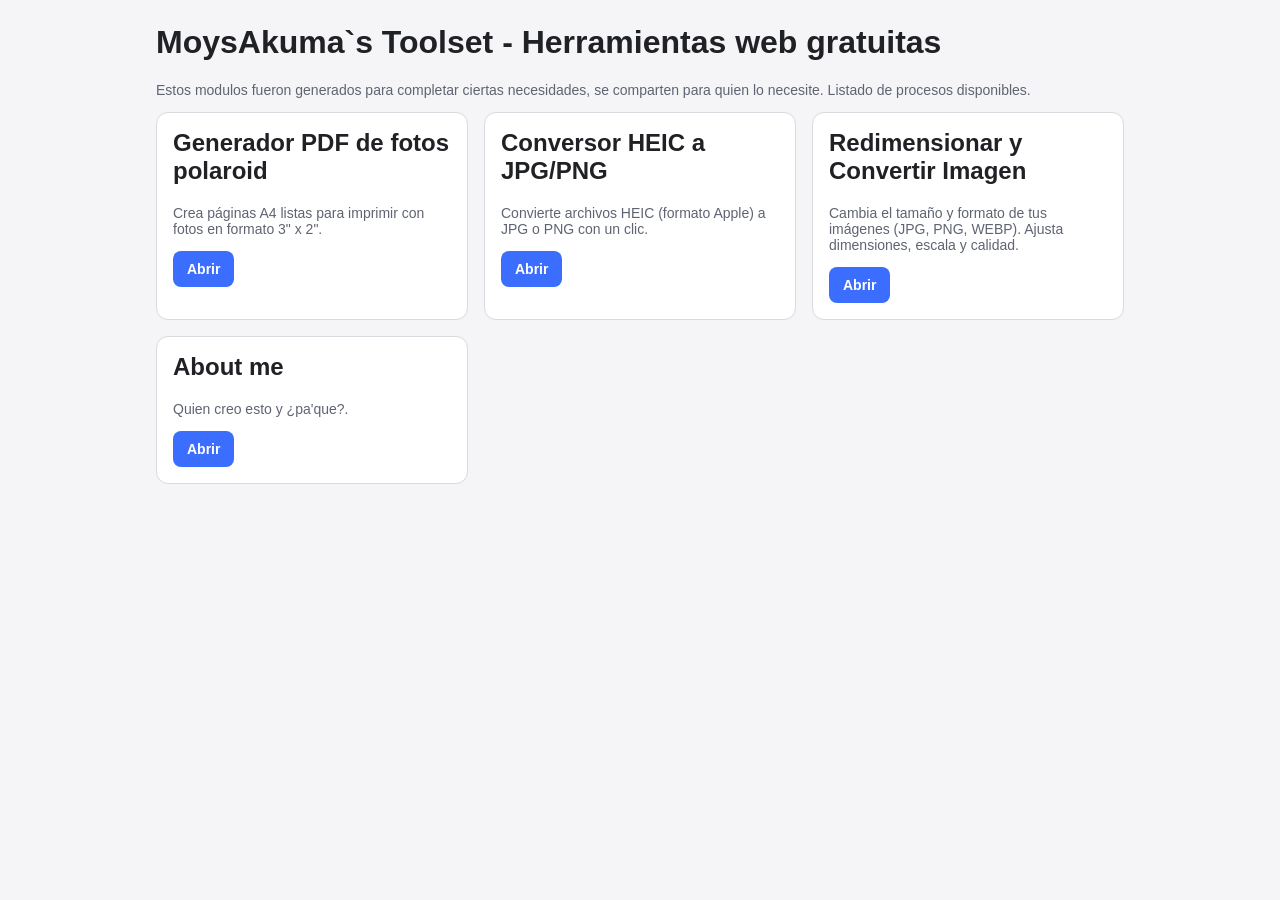
<file: index.html>
<!doctype html>
<html lang="es">
  <head>
    <meta charset="UTF-8" />
    <meta name="viewport" content="width=device-width, initial-scale=1.0" />
    <title>Toolset</title>
    <link rel="stylesheet" href="shared/css/base.css" />
  </head>
  <body>
    <main>
      <h1 id="home-title">Toolset</h1>
      <p id="home-description" class="helper"></p>
      <section id="modules" class="card-grid" aria-label="Módulos"></section>
    </main>
    <script type="module">
      import { fetchJson } from './shared/js/core.js';

      const titleEl = document.getElementById('home-title');
      const descriptionEl = document.getElementById('home-description');
      const modulesEl = document.getElementById('modules');

      try {
        const config = await fetchJson('./config/processes.json');

        document.title = config.appName || 'Toolset';
        titleEl.textContent = config.homeTitle || config.appName || 'Toolset';
        descriptionEl.textContent = config.homeDescription || '';

        const processes = Array.isArray(config.processes) ? config.processes : [];
        modulesEl.innerHTML = '';

        for (const process of processes) {
          const card = document.createElement('article');
          card.className = 'card';
          card.innerHTML = `
            <h2>${process.name}</h2>
            <p class="helper">${process.description || ''}</p>
            <a class="button" href="${process.path}">Abrir</a>
          `;
          modulesEl.appendChild(card);
        }
      } catch (error) {
        descriptionEl.textContent = 'Error cargando la configuración inicial.';
        console.error(error);
      }
    </script>
  </body>
</html>
</file>
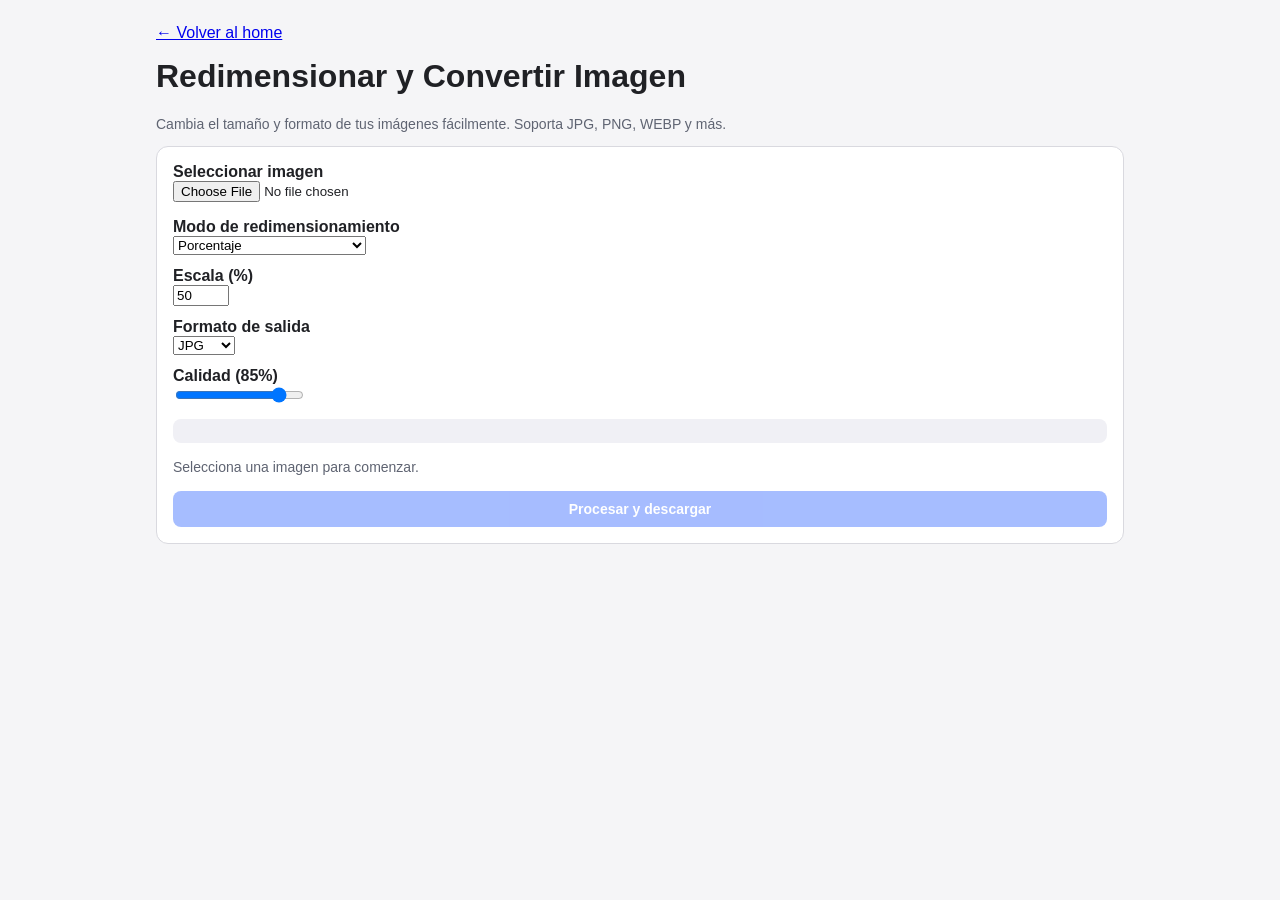
<file: modules/image-resize/index.html>
<!doctype html>
<html lang="es">
  <head>
    <meta charset="UTF-8" />
    <meta name="viewport" content="width=device-width, initial-scale=1.0" />
    <title>Redimensionar y Convertir Imagen</title>
    <link rel="stylesheet" href="../../shared/css/base.css" />
  </head>
  <body>
    <main>
      <p><a href="../../index.html">← Volver al home</a></p>
      <h1>Redimensionar y Convertir Imagen</h1>
      <p class="helper">
        Cambia el tamaño y formato de tus imágenes fácilmente. Soporta JPG, PNG, WEBP y más.
      </p>

      <section class="card" style="display: grid; gap: 16px">
        <label>
          <strong>Seleccionar imagen</strong><br />
          <input id="file-input" type="file" accept="image/*" />
        </label>

        <div id="preview-container" style="display: none; text-align: center;">
          <strong>Vista previa original</strong>
          <div style="margin-top: 8px; max-height: 300px; overflow: hidden;">
            <img id="preview-image" alt="Vista previa" style="max-width: 100%; height: auto; border-radius: 8px;" />
          </div>
          <div id="original-info" class="helper" style="margin-top: 8px;"></div>
        </div>

        <div id="controls-container" style="display: none; display: grid; gap: 12px;">
          <label>
            <strong>Modo de redimensionamiento</strong><br />
            <select id="resize-mode">
              <option value="percentage">Porcentaje</option>
              <option value="dimensions">Dimensiones personalizadas</option>
              <option value="none">Sin cambio de tamaño</option>
            </select>
          </label>

          <div id="percentage-controls" style="display: grid; gap: 8px;">
            <label>
              <strong>Escala (%)</strong><br />
              <input id="scale-input" type="number" value="50" min="1" max="500" step="1" />
            </label>
          </div>

          <div id="dimension-controls" style="display: none; grid-template-columns: 1fr 1fr; gap: 8px;">
            <label>
              <strong>Ancho (px)</strong><br />
              <input id="width-input" type="number" min="1" step="1" />
            </label>
            <label>
              <strong>Alto (px)</strong><br />
              <input id="height-input" type="number" min="1" step="1" />
            </label>
            <label style="grid-column: 1 / -1;">
              <input id="maintain-ratio" type="checkbox" checked />
              Mantener proporción
            </label>
          </div>

          <label>
            <strong>Formato de salida</strong><br />
            <select id="format-select">
              <option value="image/jpeg">JPG</option>
              <option value="image/png">PNG</option>
              <option value="image/webp">WEBP</option>
            </select>
          </label>

          <div id="quality-container">
            <label>
              <strong>Calidad (<span id="quality-value">85</span>%)</strong><br />
              <input id="quality-input" type="range" value="85" min="1" max="100" step="1" />
            </label>
          </div>

          <div id="output-info" class="helper" style="padding: 12px; background: #f0f0f5; border-radius: 8px;"></div>
        </div>

        <div class="helper" id="status">Selecciona una imagen para comenzar.</div>
        
        <button id="process-button" disabled>Procesar y descargar</button>
      </section>
    </main>

    <script type="module">
      import { 
        loadImage, 
        resizeImage, 
        formatFileSize,
        getExtensionFromMimeType 
      } from './functions/resizer.js';

      const fileInput = document.getElementById('file-input');
      const previewContainer = document.getElementById('preview-container');
      const previewImage = document.getElementById('preview-image');
      const originalInfo = document.getElementById('original-info');
      const controlsContainer = document.getElementById('controls-container');
      const resizeMode = document.getElementById('resize-mode');
      const percentageControls = document.getElementById('percentage-controls');
      const dimensionControls = document.getElementById('dimension-controls');
      const scaleInput = document.getElementById('scale-input');
      const widthInput = document.getElementById('width-input');
      const heightInput = document.getElementById('height-input');
      const maintainRatio = document.getElementById('maintain-ratio');
      const formatSelect = document.getElementById('format-select');
      const qualityInput = document.getElementById('quality-input');
      const qualityValue = document.getElementById('quality-value');
      const qualityContainer = document.getElementById('quality-container');
      const outputInfo = document.getElementById('output-info');
      const status = document.getElementById('status');
      const processButton = document.getElementById('process-button');

      let currentImage = null;
      let originalWidth = 0;
      let originalHeight = 0;
      let aspectRatio = 1;

      // Actualizar valor de calidad
      qualityInput.addEventListener('input', () => {
        qualityValue.textContent = qualityInput.value;
        updateOutputInfo();
      });

      // Cambiar formato
      formatSelect.addEventListener('change', () => {
        // PNG no usa compresión con pérdida, ocultar control de calidad
        if (formatSelect.value === 'image/png') {
          qualityContainer.style.display = 'none';
        } else {
          qualityContainer.style.display = 'block';
        }
        updateOutputInfo();
      });

      // Cambiar modo de redimensionamiento
      resizeMode.addEventListener('change', () => {
        const mode = resizeMode.value;
        
        if (mode === 'percentage') {
          percentageControls.style.display = 'grid';
          dimensionControls.style.display = 'none';
        } else if (mode === 'dimensions') {
          percentageControls.style.display = 'none';
          dimensionControls.style.display = 'grid';
        } else {
          percentageControls.style.display = 'none';
          dimensionControls.style.display = 'none';
        }
        
        updateOutputInfo();
      });

      // Actualizar info cuando cambian los inputs
      scaleInput.addEventListener('input', updateOutputInfo);
      widthInput.addEventListener('input', () => {
        if (maintainRatio.checked && widthInput.value) {
          heightInput.value = Math.round(widthInput.value / aspectRatio);
        }
        updateOutputInfo();
      });
      heightInput.addEventListener('input', () => {
        if (maintainRatio.checked && heightInput.value) {
          widthInput.value = Math.round(heightInput.value * aspectRatio);
        }
        updateOutputInfo();
      });
      maintainRatio.addEventListener('change', updateOutputInfo);

      // Cargar imagen
      fileInput.addEventListener('change', async () => {
        const file = fileInput.files?.[0];
        if (!file) return;

        try {
          status.textContent = 'Cargando imagen...';
          currentImage = await loadImage(file);
          
          originalWidth = currentImage.width;
          originalHeight = currentImage.height;
          aspectRatio = originalWidth / originalHeight;

          // Mostrar preview
          previewImage.src = currentImage.src;
          previewContainer.style.display = 'block';
          controlsContainer.style.display = 'grid';
          
          // Información original
          const fileSize = formatFileSize(file.size);
          originalInfo.textContent = `${originalWidth} × ${originalHeight} px • ${fileSize}`;
          
          // Inicializar inputs de dimensiones
          widthInput.value = originalWidth;
          heightInput.value = originalHeight;
          
          processButton.disabled = false;
          status.textContent = 'Imagen cargada. Ajusta los parámetros y procesa.';
          
          updateOutputInfo();
        } catch (error) {
          console.error(error);
          status.textContent = '✗ Error al cargar la imagen.';
        }
      });

      // Actualizar información de salida
      function updateOutputInfo() {
        if (!currentImage) return;

        const mode = resizeMode.value;
        let newWidth = originalWidth;
        let newHeight = originalHeight;

        if (mode === 'percentage') {
          const scale = parseFloat(scaleInput.value) / 100;
          newWidth = Math.round(originalWidth * scale);
          newHeight = Math.round(originalHeight * scale);
        } else if (mode === 'dimensions') {
          newWidth = parseInt(widthInput.value) || originalWidth;
          newHeight = parseInt(heightInput.value) || originalHeight;
        }

        const format = formatSelect.value;
        const extension = getExtensionFromMimeType(format);
        
        outputInfo.innerHTML = `
          <strong>Salida:</strong> ${newWidth} × ${newHeight} px • Formato: ${extension.toUpperCase()}
        `;
      }

      // Procesar imagen
      processButton.addEventListener('click', async () => {
        if (!currentImage) return;

        try {
          processButton.disabled = true;
          status.textContent = 'Procesando imagen...';

          const mode = resizeMode.value;
          let newWidth = originalWidth;
          let newHeight = originalHeight;

          if (mode === 'percentage') {
            const scale = parseFloat(scaleInput.value) / 100;
            newWidth = Math.round(originalWidth * scale);
            newHeight = Math.round(originalHeight * scale);
          } else if (mode === 'dimensions') {
            newWidth = parseInt(widthInput.value) || originalWidth;
            newHeight = parseInt(heightInput.value) || originalHeight;
          }

          const format = formatSelect.value;
          const quality = parseFloat(qualityInput.value) / 100;
          const extension = getExtensionFromMimeType(format);

          const blob = await resizeImage(currentImage, newWidth, newHeight, format, quality);
          
          // Descargar archivo
          const url = URL.createObjectURL(blob);
          const link = document.createElement('a');
          const originalName = fileInput.files[0].name.replace(/\.[^.]+$/, '');
          link.href = url;
          link.download = `${originalName}_resized.${extension}`;
          link.style.display = 'none';
          document.body.appendChild(link);
          link.click();
          document.body.removeChild(link);
          URL.revokeObjectURL(url);

          const outputSize = formatFileSize(blob.size);
          status.textContent = `✓ Imagen procesada y descargada (${outputSize})`;
        } catch (error) {
          console.error(error);
          status.textContent = '✗ Error al procesar la imagen.';
        } finally {
          processButton.disabled = false;
        }
      });
    </script>
  </body>
</html>
</file>
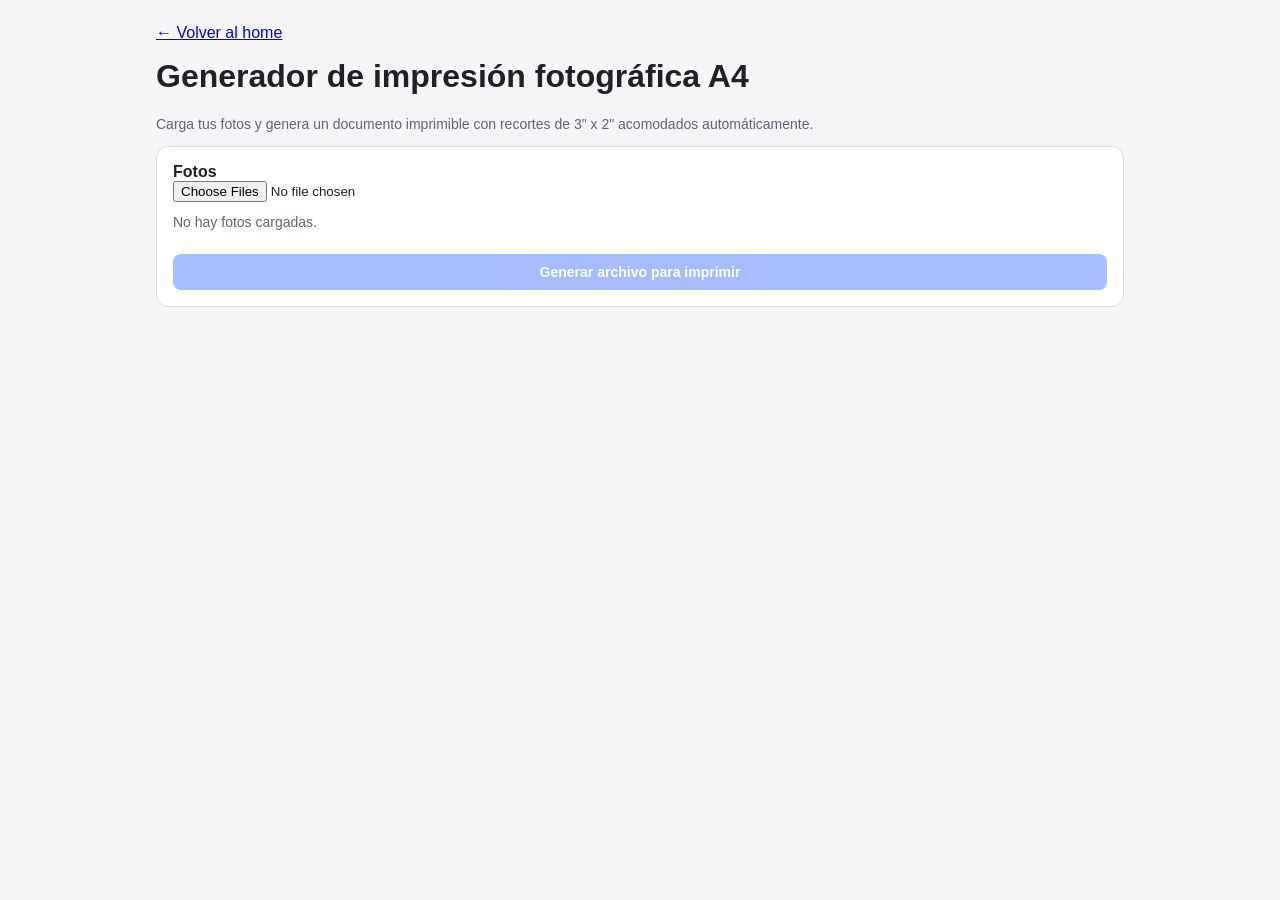
<file: modules/pdf-photo/index.html>
<!doctype html>
<html lang="es">
  <head>
    <meta charset="UTF-8" />
    <meta name="viewport" content="width=device-width, initial-scale=1.0" />
    <title>Generador PDF de fotos</title>
    <link rel="stylesheet" href="../../shared/css/base.css" />
  </head>
  <body>
    <main>
      <p><a href="../../index.html">← Volver al home</a></p>
      <h1>Generador de impresión fotográfica A4</h1>
      <p class="helper">
        Carga tus fotos y genera un documento imprimible con recortes de 3" x 2" acomodados automáticamente.
      </p>

      <section class="card" style="display: grid; gap: 12px">
        <label>
          <strong>Fotos</strong><br />
          <input id="photo-input" type="file" accept="image/*" multiple />
        </label>
        <div class="helper" id="summary">No hay fotos cargadas.</div>
        <div id="list" class="list" aria-live="polite"></div>
        <button id="generate" disabled>Generar archivo para imprimir</button>
      </section>
    </main>

    <script type="module">
      import { readFilesAsDataURLs } from '../../shared/js/core.js';
      import { renderPhotoList } from './functions/render.js';
      import { generatePrintPopup } from './functions/generate-print.js';

      const input = document.getElementById('photo-input');
      const list = document.getElementById('list');
      const summary = document.getElementById('summary');
      const generateButton = document.getElementById('generate');

      const pageConfigs = [
        { widthIn: 8.27, heightIn: 11.69, marginIn: 0.2, gapIn: 0.05, pageSize: 'A4 portrait' },
        { widthIn: 11.69, heightIn: 8.27, marginIn: 0.2, gapIn: 0.05, pageSize: 'A4 landscape' }
      ];
      const tileConfigs = [
        { widthIn: 2.7, heightIn: 1.8 },
        { widthIn: 1.8, heightIn: 2.7 }
      ];

      let images = [];

      function render() {
        renderPhotoList(images, list, summary, generateButton, pageConfigs, tileConfigs);
      }

      input.addEventListener('change', async () => {
        try {
          images = await readFilesAsDataURLs(input.files || []);
          render();
        } catch (error) {
          console.error(error);
          summary.textContent = 'No se pudieron cargar las imágenes.';
        }
      });

      generateButton.addEventListener('click', () => {
        generatePrintPopup(images, pageConfigs, tileConfigs);
      });

      render();
    </script>
  </body>
</html>
</file>
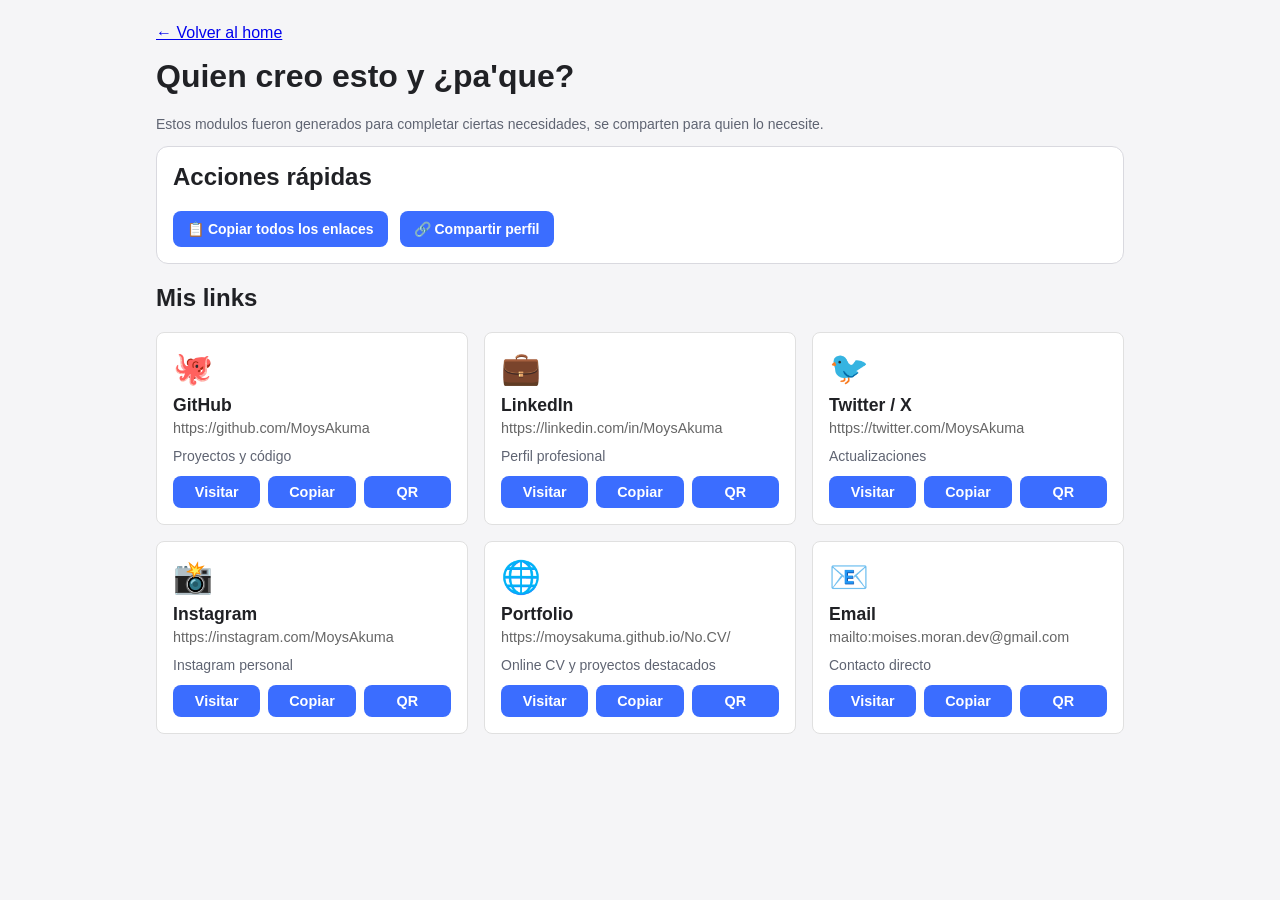
<file: modules/profile-share/index.html>
<!doctype html>
<html lang="es">
  <head>
    <meta charset="UTF-8" />
    <meta name="viewport" content="width=device-width, initial-scale=1.0" />
    <title>Quien creo esto y ¿pa'que?</title>
    <link rel="stylesheet" href="../../shared/css/base.css" />
    <style>
      .profile-grid {
        display: grid;
        grid-template-columns: repeat(auto-fill, minmax(280px, 1fr));
        gap: 16px;
        margin-top: 20px;
      }
      .profile-card {
        padding: 16px;
        border: 1px solid #e0e0e0;
        border-radius: 8px;
        background: #fff;
        transition: transform 0.2s, box-shadow 0.2s;
      }
      .profile-card:hover {
        transform: translateY(-2px);
        box-shadow: 0 4px 12px rgba(0,0,0,0.1);
      }
      .profile-icon {
        font-size: 2rem;
        margin-bottom: 8px;
      }
      .profile-name {
        font-weight: bold;
        margin-bottom: 4px;
        font-size: 1.1rem;
      }
      .profile-url {
        color: #666;
        font-size: 0.9rem;
        word-break: break-all;
        margin-bottom: 12px;
      }
      .profile-actions {
        display: flex;
        gap: 8px;
        flex-wrap: wrap;
      }
      .profile-actions button {
        flex: 1;
        min-width: 80px;
        padding: 8px 12px;
        font-size: 0.9rem;
      }
      .toast {
        position: fixed;
        bottom: 20px;
        right: 20px;
        background: #333;
        color: #fff;
        padding: 12px 20px;
        border-radius: 4px;
        opacity: 0;
        transition: opacity 0.3s;
        pointer-events: none;
      }
      .toast.show {
        opacity: 1;
      }
    </style>
  </head>
  <body>
    <main>
      <p><a href="../../index.html">← Volver al home</a></p>
      <h1>Quien creo esto y ¿pa'que?</h1>
      <p class="helper">
        Estos modulos fueron generados para completar ciertas necesidades, se comparten para quien lo necesite.
      </p>

      <section class="card" style="margin-bottom: 20px;">
        <h2>Acciones rápidas</h2>
        <div style="display: flex; gap: 12px; flex-wrap: wrap;">
          <button id="copy-all-button">📋 Copiar todos los enlaces</button>
          <button id="share-button">🔗 Compartir perfil</button>
        </div>
      </section>
      <h2>Mis links</h2>
      <section id="profiles-container" class="profile-grid"></section>
    </main>

    <div id="toast" class="toast"></div>

    <script type="module">
      import { getProfiles, copyToClipboard, generateShareText } from './functions/profile-manager.js';
      import { renderProfiles } from './functions/render.js';

      const profilesContainer = document.getElementById('profiles-container');
      const copyAllButton = document.getElementById('copy-all-button');
      const shareButton = document.getElementById('share-button');
      const toast = document.getElementById('toast');

      const profiles = getProfiles();

      function showToast(message) {
        toast.textContent = message;
        toast.classList.add('show');
        setTimeout(() => toast.classList.remove('show'), 2000);
      }

      renderProfiles(profiles, profilesContainer, showToast);

      copyAllButton.addEventListener('click', () => {
        const allUrls = profiles.map(p => `${p.name}: ${p.url}`).join('\n');
        copyToClipboard(allUrls);
        showToast('✓ Todos los enlaces copiados');
      });

      shareButton.addEventListener('click', async () => {
        const shareText = generateShareText(profiles);
        
        if (navigator.share) {
          try {
            await navigator.share({
              title: 'Mis perfiles',
              text: shareText
            });
            showToast('✓ Compartido');
          } catch (error) {
            if (error.name !== 'AbortError') {
              copyToClipboard(shareText);
              showToast('✓ Copiado al portapapeles');
            }
          }
        } else {
          copyToClipboard(shareText);
          showToast('✓ Copiado al portapapeles');
        }
      });
    </script>
  </body>
</html>
</file>
<file: shared/css/base.css>
:root {
  color-scheme: light;
  font-family: Arial, sans-serif;
}

* {
  box-sizing: border-box;
}

body {
  margin: 0;
  background: #f5f5f7;
  color: #202125;
}

main {
  max-width: 1000px;
  margin: 0 auto;
  padding: 24px 16px 40px;
}

h1,
h2,
p {
  margin-top: 0;
}

.card-grid {
  display: grid;
  gap: 16px;
  grid-template-columns: repeat(auto-fill, minmax(260px, 1fr));
}

.card {
  background: #fff;
  border-radius: 12px;
  border: 1px solid #d9d9df;
  padding: 16px;
}

.button,
button {
  border: none;
  border-radius: 8px;
  background: #3b6dff;
  color: #fff;
  cursor: pointer;
  display: inline-block;
  font-size: 14px;
  font-weight: 700;
  padding: 10px 14px;
  text-decoration: none;
}

.button:disabled,
button:disabled {
  opacity: 0.45;
  cursor: not-allowed;
}

.helper {
  color: #5f6472;
  font-size: 14px;
}

.list {
  display: grid;
  gap: 10px;
  max-height: 220px;
  overflow: auto;
  padding-right: 4px;
}

.photo-item {
  align-items: center;
  background: #fff;
  border: 1px solid #d9d9df;
  border-radius: 8px;
  display: flex;
  gap: 12px;
  padding: 8px;
}

.photo-item img {
  width: 60px;
  height: 45px;
  object-fit: cover;
  border-radius: 4px;
}
</file>
